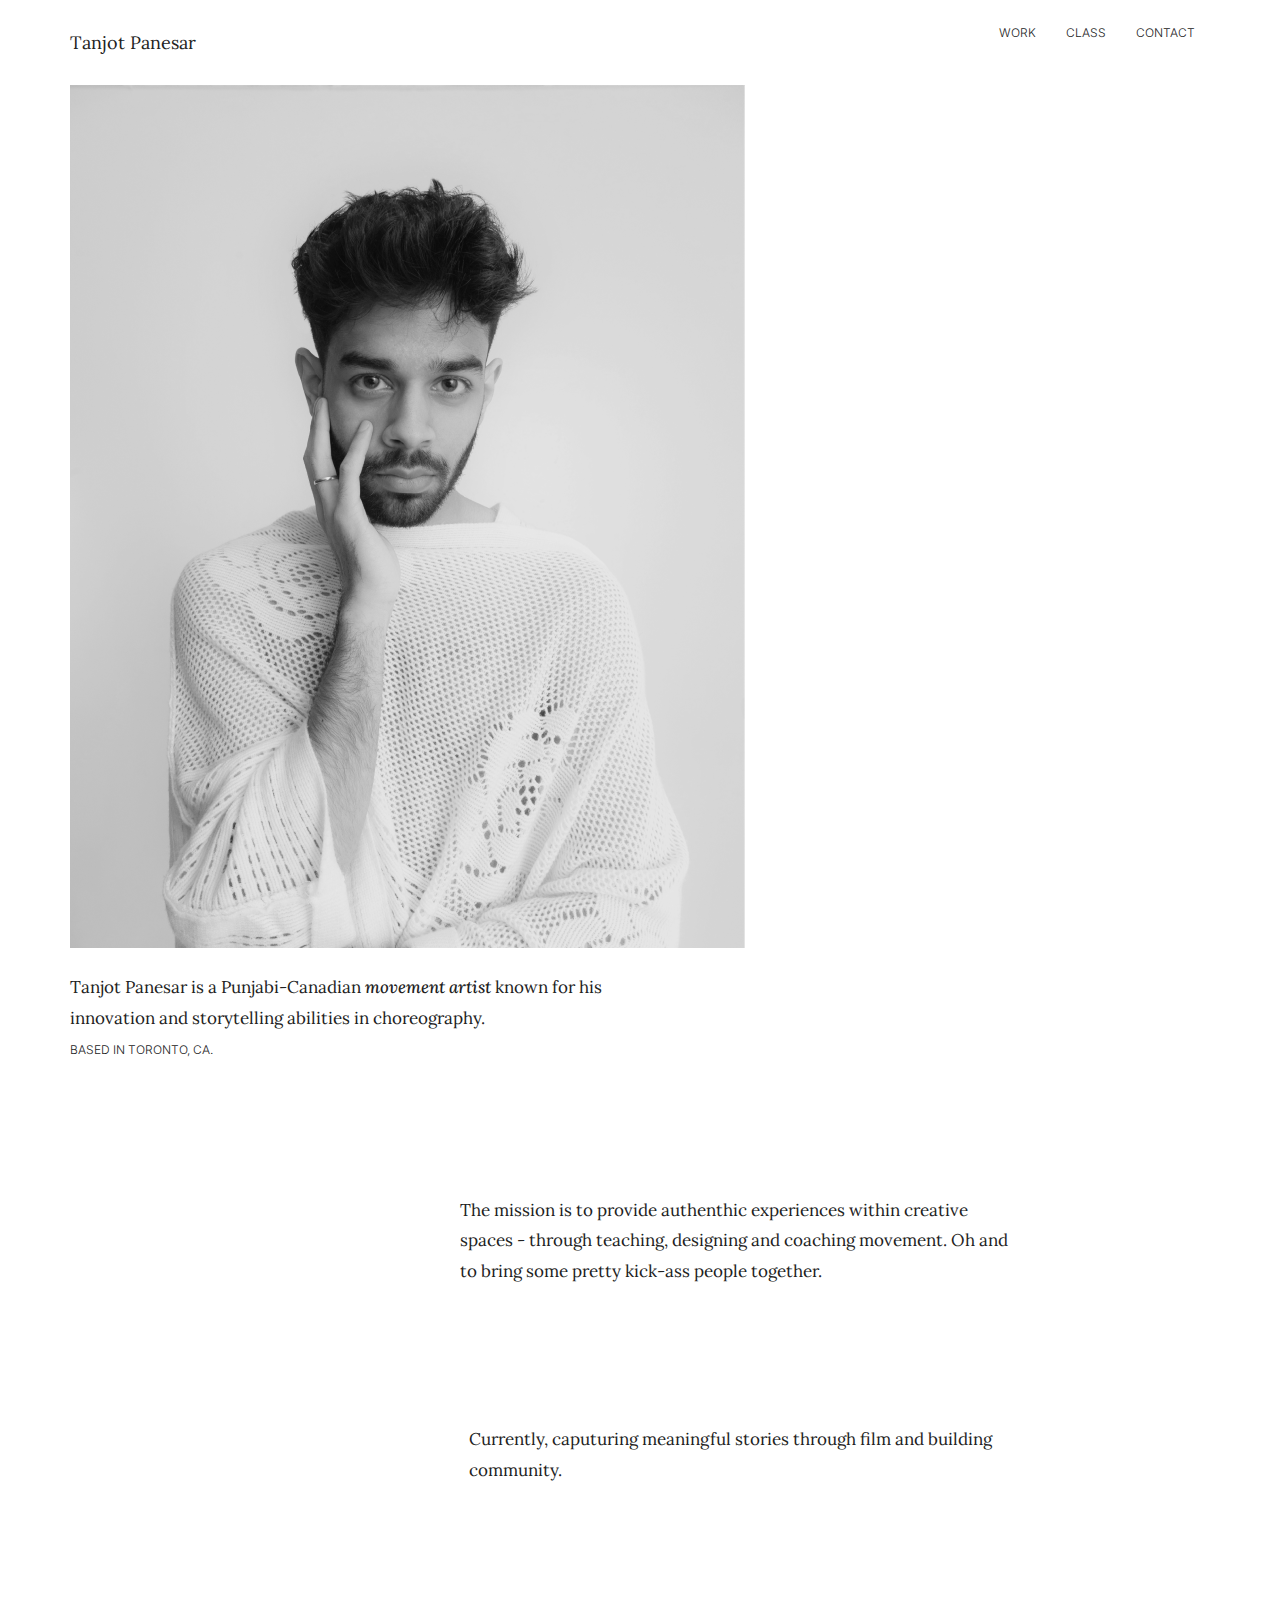
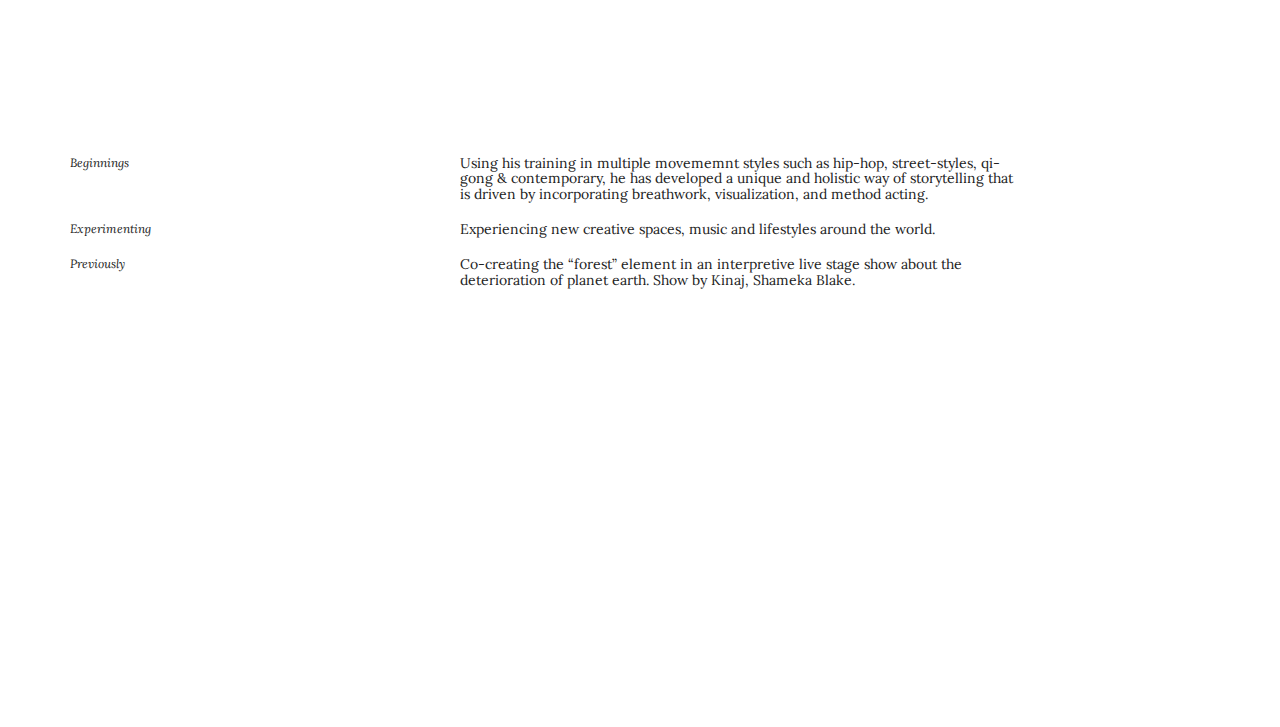
<file: index.html>
<!DOCTYPE html>
<html lang="en">

<head>

    <meta charset="utf-8">
    <meta http-equiv="X-UA-Compatible" content="IE=edge">
    <meta name="viewport" content="width=device-width, initial-scale=1">
    <meta name="description" content="">
    <meta name="author" content="">

    <title>TANJOT PANESAR</title>

    <!-- Css -->
    <link href="css/bootstrap.css" rel="stylesheet">
	<link href="css/style.css" rel="stylesheet">
	<link rel="preconnect" href="https://fonts.googleapis.com">
	<link rel="preconnect" href="https://fonts.gstatic.com" crossorigin>
	<link href="https://fonts.googleapis.com/css2?family=Lora:ital,wght@0,400;0,500;0,600;0,700;1,400;1,500;1,600;1,700&display=swap" rel="stylesheet">
	<link href="https://fonts.googleapis.com/css2?family=Inter:wght@100;200;300;400;500;600;700;800;900&display=swap" rel="stylesheet">
</head>

<body>

	<nav class="navbar navbar-default ">
		<div class="container">
			<div class="navbar-header">
				<div class="navbar-toggle collapsed" data-toggle="collapse" data-target="#main-menu">	
					<span class="bar1"></span>
					<span class="bar2"></span>
					<span class="bar3"></span>
			  </div>
			  <a href="index.html"><h4 class="title-spacing">Tanjot Panesar</h4></a>

			</div>

			<div class="collapse navbar-collapse" id="main-menu">
			   <ul class="nav navbar-nav navbar-right">
				<li><a href="work.html"><h6 class="inter-font">WORK</h6></a></li>
				<li><a href="class.html"><h6 class="inter-font">CLASS</h6></a></li>
				<li><a href="contact.html"><h6 class="inter-font">CONTACT</h6></a></li>
			  </ul>
			</div><!-- /.navbar-collapse -->
		</div><!-- /.container-fluid -->
	</nav>
  
	<div class="container">
		<img class="main-img" src="img/main/Final3468-1RT-edit -bw 1.png">
	</div>

    <!-- Intro -->
	<div class="container">
		<div class="row justify-content-start">
			<div class="heading-space-1 col-lg-6">
				<p>Tanjot Panesar is a Punjabi-Canadian <i class="bold-text">movement artist</i> known for his innovation and storytelling abilities in choreography.</p>
				<h6 class="inter-font">BASED IN TORONTO, CA.</h6>
			</div>
		</div>
	</div>

	<div class="container heading-space-3">
		<div class="row justify-content-end">
			<div class="col-md-4"></div>
			<div class="col-md-6">
				<p>
					The mission is to provide authenthic experiences within creative spaces - through teaching, designing and coaching movement. Oh and to bring some pretty kick-ass people together.
				</p>
			</div>
		</div>
	</div>

	<div class="container heading-space-2 heading-space-3">
		<div class="row justify-content-start">
			<div class="col-lg-4"></div>
			<div class="col-lg-6">
				<p>Currently, caputuring meaningful stories through film and building community.</p>
			</div>
		</div>
	</div>

	<br><br><br><br>
	<div class="container heading-space-3">
		<div class="row">
			<div class="col-lg-4"><i><h6>Beginnings</h6></i></div>
			<div class="col-lg-6"><h5>Using his training in multiple movememnt styles such as hip-hop, street-styles, qi-gong & contemporary, he has developed
				a unique and holistic way of storytelling that is driven by incorporating breathwork, visualization, and method acting.
				</h5></div>
			<div class="w-100"></div>
			<div class="col-lg-4"><i><h6>Experimenting</h6></i></div>
			<div class="col-lg-6"><h5>Experiencing new creative spaces, music and lifestyles around the world.</h5></div>
			<div class="w-100"></div>
			<div class="col-lg-4"><i><h6>Previously</h6></i></div>
			<div class="col-lg-6">
				<h5>Co-creating the “forest” element in an interpretive live stage show about the deterioration of planet earth. Show by Kinaj, Shameka Blake.</h5>
			</div>
		  </div>
	</div>

	<br><br>
	
	<a href="#page-top" class="cd-top">Top</a>
	<br><br><br><br>
	<br><br><br><br>
	<br><br><br><br>



    <!-- script -->
    <script src="js/jquery.js"></script>
    <script src="js/bootstrap.min.js"></script>
	<script src="js/modernizr.js"></script>
	<script src="js/script.js"></script>
	
	

</body>
</html>
</file>
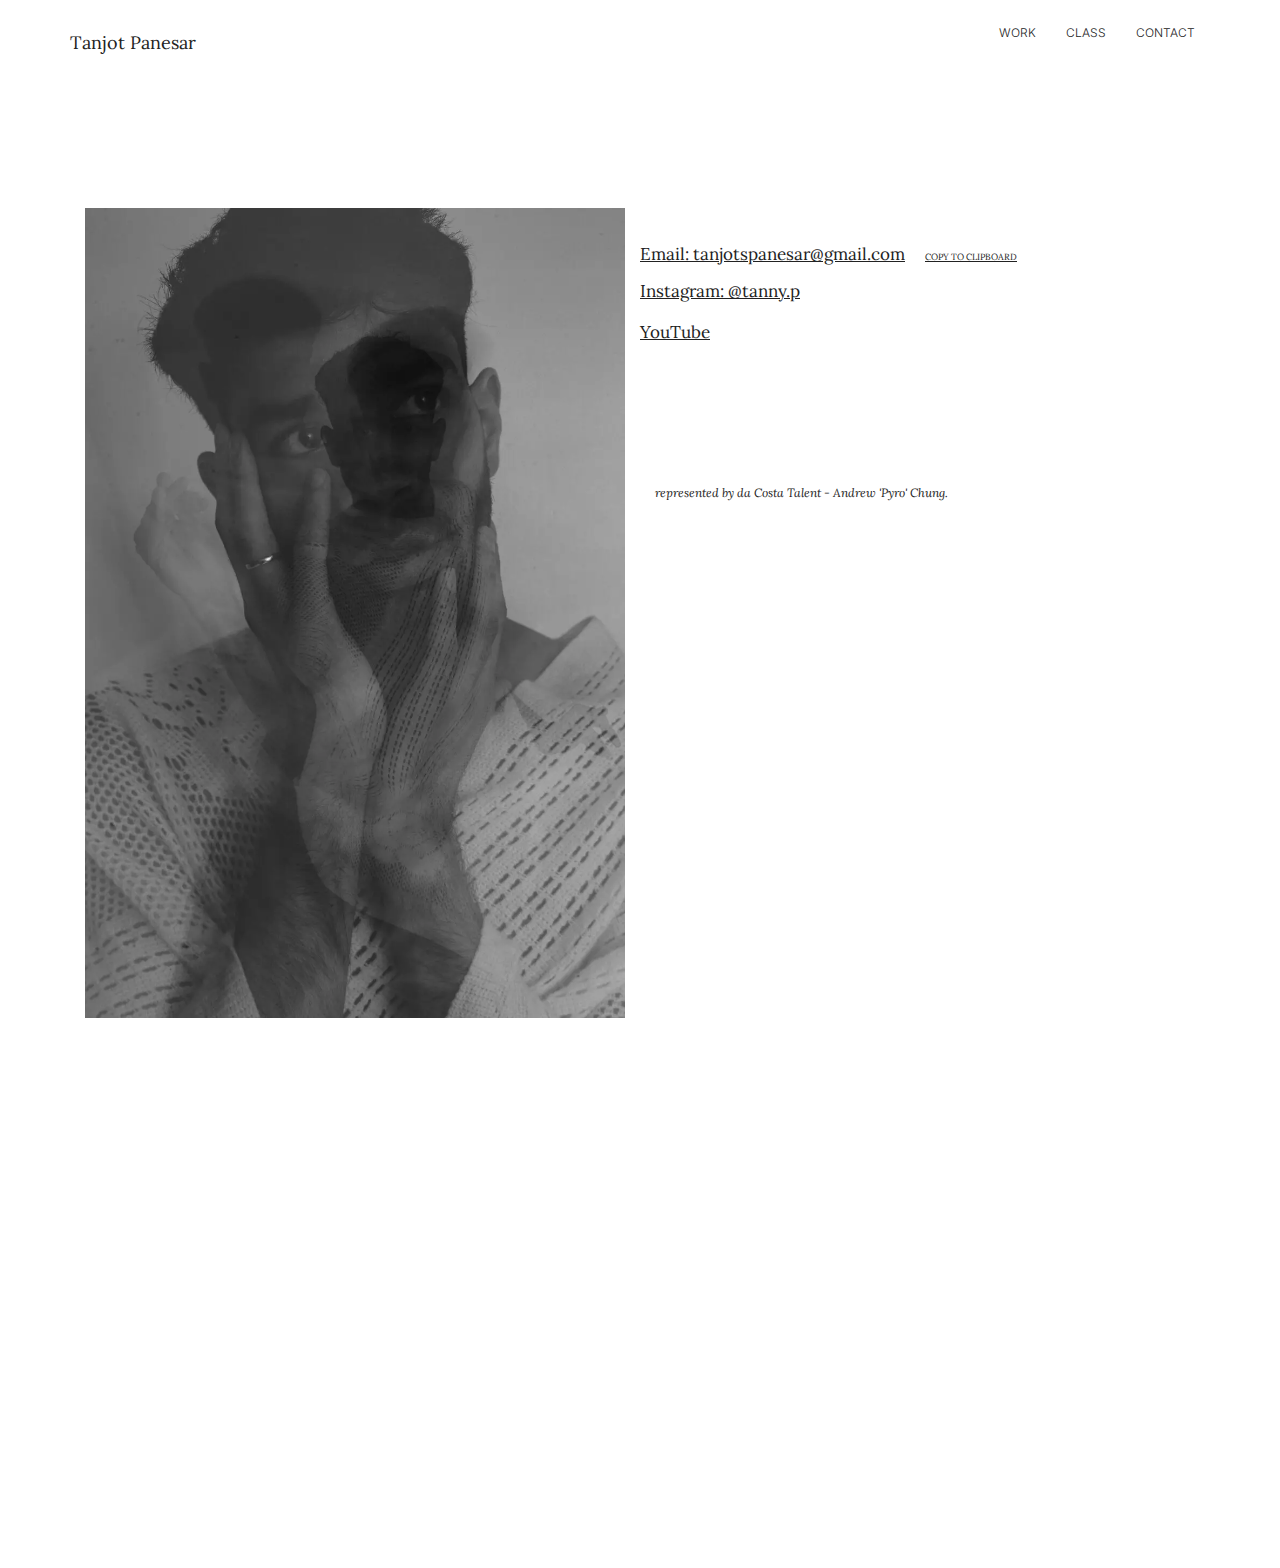
<file: contact.html>
<!DOCTYPE html>
<html lang="en">

<head>

    <meta charset="utf-8">
    <meta http-equiv="X-UA-Compatible" content="IE=edge">
    <meta name="viewport" content="width=device-width, initial-scale=1">
    <meta name="description" content="">
    <meta name="author" content="">

    <title>TANJOT PANESAR</title>

    <!-- Css -->
    <link href="css/bootstrap.css" rel="stylesheet">
	<link href="css/style.css" rel="stylesheet">
	<link rel="preconnect" href="https://fonts.googleapis.com">
	<link rel="preconnect" href="https://fonts.gstatic.com" crossorigin>
	<link href="https://fonts.googleapis.com/css2?family=Lora:ital,wght@0,400;0,500;0,600;0,700;1,400;1,500;1,600;1,700&display=swap" rel="stylesheet">
	<link href="https://fonts.googleapis.com/css2?family=Inter:wght@100;200;300;400;500;600;700;800;900&display=swap" rel="stylesheet">
</head>

<body>

	<nav class="navbar navbar-default ">
		<div class="container">
			<div class="navbar-header">
				<div class="navbar-toggle collapsed" data-toggle="collapse" data-target="#main-menu">	
					<span class="bar1"></span>
					<span class="bar2"></span>
					<span class="bar3"></span>
			  </div>
			  <a href="index.html"><h4 class="title-spacing">Tanjot Panesar</h4></a>

			</div>

			<div class="collapse navbar-collapse" id="main-menu">
			   <ul class="nav navbar-nav navbar-right">
				<li><a href="work.html"><h6 class="inter-font">WORK</h6></a></li>
				<li><a href="class.html"><h6 class="inter-font">CLASS</h6></a></li>
				<li><a href="contact.html"><h6 class="inter-font">CONTACT</h6></a></li>
			  </ul>
			</div><!-- /.navbar-collapse -->
		</div><!-- /.container-fluid -->
	</nav>
  

	<br><br><br><br>

	<div class="container">
		<div class="col-lg-6">
			<img class="main-img" src="img/main/resized.jpg">
		</div>
		<br>
		<td class="col-md-3 contactTable">
			<a class="hire-me-link-black" href="mailto:abc@gmail.com" id="a1">Email: tanjotspanesar@gmail.com</a>
			<button class="copy-email-btn" onclick="copyToC()" >COPY TO CLIPBOARD</button>
		 </td>	
		 <td class="col-md-3 contactTable">
			<a class="hire-me-link-black" target="_blank" href="https://www.instagram.com/tanny.p/"><p>Instagram: @tanny.p</p></a>
		 </td>	
		 <td class="col-md-3 contactTable">
			<a class="hire-me-link-black" target="_blank" href="https://www.youtube.com/c/TanjotPanesarsVideos/playlists"><p>YouTube</p></a>
		 </td>	
		 <div class="container heading-space-3">
			<div class="row">
				<div class="col-lg-4"><i><h6>represented by da Costa Talent - Andrew 'Pyro' Chung.</h6></i></div>
				<div class="col-lg-6"><h5></h5></div>
			</div>
		</div>
	</div>

	

	<br><br><br><br>
	

	<br><br>
	
	<a href="#page-top" class="cd-top">Top</a>
	<br><br><br><br>
	<br><br><br><br>
	<br><br><br><br>



    <!-- script -->
    <script src="js/jquery.js"></script>
    <script src="js/bootstrap.min.js"></script>
	<script src="js/modernizr.js"></script>
	<script src="js/script.js"></script>
	
	<script src="https://cdnjs.cloudflare.com/ajax/libs/jquery/3.3.1/jquery.min.js"></script>

	

</body>
</html>
</file>
<file: css/style.css>
@import url(https://fonts.googleapis.com/css?family=Playfair+Display);
@import url(https://fonts.googleapis.com/css?family=Open+Sans:400,300);
@import url(https://fonts.googleapis.com/css2?family=Inter:wght@100;200;300;400;500;600;700;800;900&display=swap);
@import url(https://fonts.googleapis.com/css2?family=Inter:wght@100;200;300;400;500;600;700;800;900&display=swap);

body {
    padding-top: 20px;
	  color: #222;
    font-family: 'Lora', serif;
    font-size: 17px;
    line-height: 1.8 !important;
}

html {
	overflow-x:hidden;
}

h1,h2,h3,h4,h5,h6 {
  font-family: 'Lora', serif;
	font-weight:200;
	color: #222;
}

.bold-text {
  font-weight:500;
}
.copy-email-btn{
  font-size: xx-small;
  background-color: transparent;
  border-color: transparent;
  margin: 8px;
  color: #222;
  text-decoration: underline;

}
.copy-email-btn:hover{
  font-size: xx-small;
  background-color: transparent;
  border-color: transparent;
  margin: 8px;
  color: #403d40;
  text-decoration: underline;

}

.work-img{
  width: 200px;
  max-width: 100%;
  height: auto;
}

.main-img{
  max-width: 100%;
  height: auto;
}


p{
  font-family: 'Lora', serif;
	font-weight:300;
}

.hire-me-link {
  text-decoration: underline;
  color:#555;
}
.hire-me-link:hover {
  text-decoration: underline;
  color: #a5a5a5;
}

.hire-me-link-black {
  text-decoration: underline;
  color:black;
}
.hire-me-link-black:hover {
  text-decoration: underline;
  color: #a5a5a5;
}

.heading-space-1 {
  margin-top: 24px;
}

.heading-space-2 {
  margin-left: 64px;
}

.heading-space-3 {
  margin-top: 128px;
}

.title-spacing {
  margin-top: 32px;
}

.inter-font {
  font-family: 'Inter', sans-serif;
	font-weight:300;
}

.video-container {
  position: relative;
  width: 100%;
  height: 0;
  padding-bottom: 56.25%;
}
.video {
  position: absolute;
  top: 0;
  left: 0;
  width: 100%;
  height: 100%;
}

section {
	padding-top:85px;
	padding-bottom:85px;
}

.no-gutter > [class*='col-'] {
    padding-right:0;
    padding-left:0;
}

a,a:link {
	color: #222;
}

a:hover,a:focus {
	color: #222;
}

/*--------------------------------------------------------------
# Video
--------------------------------------------------------------*/
.carousel {
  margin-left: 15%;
  margin-right: 15%;
}

ul.slides {
  display: block;
  position: relative;
  height: 600px;
  margin: 0;
  padding: 0;
  overflow: hidden;
  list-style: none;
}

.slides * {
  user-select: none;
  -ms-user-select: none;
  -moz-user-select: none;
  -khtml-user-select: none;
  -webkit-user-select: none;
  -webkit-touch-callout: none;
}

ul.slides input {
  display: none; 
}

.slide-container { 
  display: block; 
}

.slide-image {
  display: block;
  position: absolute;
  width: 100%;
  height: 100%;
  top: 0;
  opacity: 0;
  transition: all .7s ease-in-out;
}   

.slide-image img {
  width: auto;
  min-width: 100%;
  height: 100%;
}

.carousel-controls {
  position: absolute;
  top: 0;
  left: 0;
  right: 0;
  z-index: 999;
  font-size: 64px;
  line-height: 600px;
  color: #fff;
}

.carousel-controls label {
  display: none;
  position: absolute;
  padding: 0 20px;
  opacity: 0;
  transition: opacity .2s;
  cursor: pointer;
}

.slide-image:hover + .carousel-controls label{
  opacity: 0.5;
}

.carousel-controls label {
  opacity: 1;
}

.carousel-controls .prev-slide {
  width: 8%;
  text-align: left;
  left: 0;
}

.carousel-controls .next-slide {
  width: 8%;
  text-align: right;
  right: 0; 
}

.carousel-dots {
  position: absolute;
  left: 0;
  right: 0;
  bottom: 20px;
  z-index: 999;
  text-align: center;
}

.carousel-dots .carousel-dot {
  display: inline-block;
  width: 10px;
  height: 10px;
  border-radius: 50%;
  background-color: #fff;
  opacity: 0.5;
  margin: 10px;
}

input:checked + .slide-container .slide-image {
  opacity: 1;
  transform: scale(1);
  transition: opacity 1s ease-in-out;
}

input:checked + .slide-container .carousel-controls label {
   display: block; 
}

input#img-1:checked ~ .carousel-dots label#img-dot-1,
input#img-2:checked ~ .carousel-dots label#img-dot-2,
input#img-3:checked ~ .carousel-dots label#img-dot-3,
input#img-4:checked ~ .carousel-dots label#img-dot-4,
input#img-5:checked ~ .carousel-dots label#img-dot-5,
input#img-6:checked ~ .carousel-dots label#img-dot-6 {
opacity: 1;
}


input:checked + .slide-container .nav label { display: block; }


/*--------------------------------------------------------------
# Testimonials
--------------------------------------------------------------*/
input[type=radio] {
  display: none;
}

.card {
  position: absolute;
  width: 100%;
  height: 100%;
  left: 0;
  right: 0;
  margin: auto;
  transition: transform .4s ease;
  cursor: pointer;
  padding: 8px;
}

.containerz {
  width: 100%;
  max-width: 800px;
  max-height: 600px;
  height: 100%;
  transform-style: preserve-3d;
  display: flex;
  justify-content: center;
  flex-direction: column;
  align-items: center;
}

.cards {
  position: relative;
  width: 100%;
  height: 100%;
  margin-bottom: 20px;
}

.imgz {
  width: 100%;
  height: 100%;
  border-radius: 10px;
  object-fit: cover;
}

#item-1:checked ~ .cards #song-3, #item-2:checked ~ .cards #song-1, #item-3:checked ~ .cards #song-2 {
  transform: translatex(-40%) scale(.8);
  opacity: .4;
  z-index: 0;
}

#item-1:checked ~ .cards #song-2, #item-2:checked ~ .cards #song-3, #item-3:checked ~ .cards #song-1 {
  transform: translatex(40%) scale(.8);
  opacity: .4;
  z-index: 0;
}

#item-1:checked ~ .cards #song-1, #item-2:checked ~ .cards #song-2, #item-3:checked ~ .cards #song-3 {
  transform: translatex(0) scale(1);
  opacity: 1;
  z-index: 1;
  
  img {
    box-shadow: 0px 0px 5px 0px rgba(81, 81, 81, 0.47);
  }
}

.player {
  background-color: #fff;
  border-radius: 8px;
  min-width: 320px;
  padding: 16px 10px;
}

.upper-part {
  position: relative;
  display: flex;
  align-items: center;
  margin-bottom: 12px;
  height: 36px;
  overflow: hidden;
}

.play-icon{ margin-right: 10px; }

.song-info {
  width: calc(100% - 32px);
  display: block;
}

.song-info .title {
  color: #403d40;
  font-size: 14px;
  line-height: 24px;
}

.sub-line {
  display: flex;
  justify-content: space-between;
  width: 100%;
}

.subtitle, .time {
  font-size: 12px;
  line-height: 16px;
  color: #c6c5c6;
}

.time {
  font-size: 12px;
  line-height: 16px;
  color: #a5a5a5;
  font-weight: 500;
  margin-left: auto;
}

.progress-bar {
  height: 3px;
  width: 100%;
  background-color: #e9efff;
  border-radius: 2px;
  overflow: hidden;
}

.progress {
  display: block;
  position: relative;
  width: 60%;
  height: 100%;
  background-color: #2992dc;
  border-radius: 6px;
}

.info-area {
  width: 100%;
  position: absolute;
  top: 0;
  left: 30px;
  transition: transform .4s ease-in;
}

#item-2:checked ~ .player #test {
  transform: translateY(0);
}

#item-2:checked ~ .player #test  {
  transform: translateY(-40px);
}

#item-3:checked ~ .player #test  {
  transform: translateY(-80px);
}

/* Navbar */

.navbar-fixed-top .nav {
    padding: 15px 0;
}

.navbar-fixed-top .navbar-brand {
    padding: 0 15px;
}

.navbar-brand img{
	max-height:50px;
}

.navbar > .container .navbar-brand, .navbar > .container-fluid .navbar-brand {
    margin-left: 0px;
}

@media(min-width:768px) {
    body {
        padding-top: 0px; /* Required padding for .navbar-fixed-top. Change if height of navigation changes. */
    }

    .navbar-fixed-top .navbar-brand {
        padding: 0px;
    }
}

.navbar-default {
    background-color: #fff;
    border-color: #fff;
}

.navbar-default .navbar-nav > .active > a, .navbar-default .navbar-nav > .active > a:focus, .navbar-default .navbar-nav > .active > a:hover {
    background-color: #fff;
    color: #222;
}

.navbar-default .navbar-nav > li > a {
    color: #222;
}

.navbar-default .navbar-nav > li > a:hover {
    color: #555;
}


/* Toggle Animation */

.navbar-toggle * {
	-ms-transition: all 0.4s ease;
  -webkit-transition: all 0.4s ease;
	-moz-transition: all 0.4s ease;
	-o-transition: all 0.4s ease;
	transition: all 0.4s ease;
}
.navbar-toggle {
    border: medium none;
    border-radius: 0;
    color: #fff;
    cursor: pointer;
    height: 50px;
    padding: 16px;
    width: 50px;
    float: right;
	margin-top:0px;
	margin-bottom:0px;
}

.navbar-default .navbar-toggle:hover,
.navbar-default .navbar-toggle:focus {
  background-color: #fff;
}

.navbar-default .navbar-toggle, .navbar-default .navbar-collapse, .navbar-default .navbar-form {
    border-color: #fff;
}

.navbar-toggle span {
	width: 25px;
	height: 3px;
	margin-bottom: 5px;
	background-color: #222;
	display: block;
}
.navbar-toggle span.bar1 {
	-ms-transform: rotate(45deg);
	-webkit-transform: rotate(45deg);
  -moz-transform: rotate(45deg);
  -o-transform: rotate(45deg);
  transform: rotate(45deg);
	-ms-transform-origin: 1px 3px;
	-webkit-transform-origin: 1px 3px;
  -moz-transform-origin: 1px 3px;
  -o-transform-origin: 1px 3px;
	transform-origin: 1px 3px;
	width: 31px;
}
.navbar-toggle span.bar2 {
	-ms-transform: rotate(-360deg) scale(0);
	-webkit-transform: rotate(-360deg) scale(0);
  -moz-transform: rotate(-360deg) scale(0);
  -o-transform: rotate(-360deg) scale(0);
	transform: rotate(-360deg) scale(0);
}

.navbar-toggle span.bar3 {
	-ms-transform: rotate(-45deg);
	-webkit-transform: rotate(-45deg);
	transform: rotate(-45deg);
	-ms-transform-origin:8px 2px;
	-webkit-transform-origin: 8px 2px;
	transform-origin: 8px 2px;
	width: 31px;
}
.navbar-toggle.collapsed span.bar1,
.navbar-toggle.collapsed span.bar2,
.navbar-toggle.collapsed span.bar3,
.navbar-toggle.collapsed span.bar4 {
	-ms-transform: none;
	-webkit-transform: none;
	transform: none;
	width: 30px;
}


/* Intro */

.intro {
	font-size:22px;
	padding-top:60px;
	padding-bottom:25px;
}



/* About */


.big-letter p:first-child:first-letter { 
	float: left; 
	color: #222; 
	font-size: 8em;  
	line-height: 0.8em; 
	text-transform: uppercase; 
	padding-top: 0px;  
	padding-right: 0.1em; 
	padding-left: –0.03em;	
}

/* Firefox Fix */

@-moz-document url-prefix() {
    .big-letter p:first-child:first-letter {
        padding-top: 0.08em;  
    }
}



/* Carousel */

.carousel-control.left {
  background-image: none;
  filter: none;
}
.carousel-control.right {
  background-image: none;
  filter: none;
}



/* Gallery */


/* Hover Effect */

.hovereffect a:link,.hovereffect a:hover,.hovereffect a:focus,.hovereffect a:visited {
	color:#fff;
}

.hovereffect {
  width: 100%;
  height: 100%;
  float: left;
  overflow: hidden;
  position: relative;
  text-align: left;
  background: #cccccc;
  cursor:pointer;
}

.hovereffect .overlay {
  width: 100%;
  height: 100%;
  position: absolute;
  overflow: hidden;
  top: 0;
  left: 0;
  padding: 50px 20px;
  cursor:pointer;
}

.hovereffect a, .hovereffect p,.hovereffect h2 {
  color: #fff;
  text-decoration:none;
  opacity: 0;
  filter: alpha(opacity=0);
  -webkit-transition: opacity 0.35s, -webkit-transform 0.35s;
  transition: opacity 0.35s, transform 0.35s;
  -webkit-transform: translate3d(100%,0,0);
  transform: translate3d(100%,0,0);
}

.hovereffect:hover a, .hovereffect:hover p, .hovereffect:hover h2 {
  color:#fff;
  text-decoration:none;
  opacity: 1;
  letter-spacing:1px;
  filter: alpha(opacity=100);
  -webkit-transform: translate3d(0,0,0);
  transform: translate3d(0,0,0);
}

@media (max-width: 992px) {
	.hovereffect{
		margin-bottom: 25px;
	}

  .cards {
    position: relative;
    max-width: 50%;
    height: auto;
    margin-bottom: 20px;
  }

  .work-img{
    width: 200px;
    max-width: 100%;
    height: auto;
  }

  .main-img{
    max-width: 100%;
    height: auto;
  }

  .title-spacing {
    margin-top: 32px;
    margin-left: 16px;
  }
  h3 {
    font-size: medium;
  }
  .video-container {
    position: relative;
    width: 100%;
    height: 0;
    padding-bottom: 52.25%;
  }
  .video {
    position: absolute;
    top: 0;
    left: 0;
    width: 100%;
    height: 100%;
  }
  .carousel-controls {
    position: absolute;
    top: 0;
    left: 0;
    right: 0;
    z-index: 999;
    font-size: 24px;
    line-height: 600px;
    color: #fff;
  }
  
  .carousel-controls label {
    display: none;
    position: absolute;
    padding: 0 20px;
    opacity: 0;
    transition: opacity .2s;
    cursor: pointer;
  }

  .card {
    position: relative;
    display:inline-block;
    width: 100%;
    height: 100%;
    left: 0;
    right: 0;
    margin: auto;
    transition: transform .4s ease;
    padding: 4px;
  }
}

.hovereffect img {
  display: block;
  position: relative;
  max-width: none;
  width: calc(100% + 20px);
  -webkit-transition: opacity 0.35s, -webkit-transform 0.35s;
  transition: opacity 0.35s, transform 0.35s;
  -webkit-transform: translate3d(-10px,0,0);
  transform: translate3d(-10px,0,0);
  -webkit-backface-visibility: hidden;
  backface-visibility: hidden;
  cursor:pointer;
}

.hovereffect:hover img {
  opacity: 0.4;
  filter: alpha(opacity=40);
  -webkit-transform: translate3d(0,0,0);
  transform: translate3d(0,0,0);
}

.hovereffect .photo-1, 
.hovereffect .photo-2, 
.hovereffect .photo-3,
.hovereffect .photo-4,
.hovereffect .photo-5,
.hovereffect .photo-6{
  display: block;
  position: relative;
  max-width: none;
  width: calc(100% + 20px);
  -webkit-transition: opacity 0.35s, -webkit-transform 0.35s;
  transition: opacity 0.35s, transform 0.35s;
  -webkit-transform: translate3d(-10px,0,0);
  transform: translate3d(-10px,0,0);
  -webkit-backface-visibility: hidden;
  backface-visibility: hidden;
}

.hovereffect:hover .photo-1,
.hovereffect:hover .photo-2,
.hovereffect:hover .photo-3,
.hovereffect:hover .photo-4,
.hovereffect:hover .photo-5,
.hovereffect:hover .photo-6{
  opacity: 0.4;
  filter: alpha(opacity=40);
  -webkit-transform: translate3d(0,0,0);
  transform: translate3d(0,0,0);
}

.photo-1,.photo-2,.photo-3,.photo-4,.photo-5,.photo-6{
	background-size:cover;
	height:100vh;
	width:100%;
	background-position:center;
}

/* Thumbnail Images*/

.photo-1 {background-image: url('../img/1.jpg');}
.photo-2 {background-image: url('../img/2.jpg');}
.photo-3 {background-image: url('../img/3.jpg');}
.photo-4 {background-image: url('../img/4.jpg');}
.photo-5 {background-image: url('../img/5.jpg');}
.photo-6 {background-image: url('../img/6.jpg');}

/* Modal Box */

.modal-dialog {
    margin: 0px auto;
    position: fixed;
    top: 0;
	left:0;
    width: 100%;
}

.modal-body {
    padding: 0px;
}

.modal-content {
    background-color: transparent;
    border: none;
    border-radius: 0px;
    box-shadow: none;
}

/* Carousel Control*/

.close {
    color: #fff;
    font-size: 50px;
    font-weight: lighter;
    opacity: 1;
    position: fixed;
    right: 30px;
    text-shadow: none;
    top: 10px;
    z-index: 2147483647;
}

.close:hover, .close:focus {
    color: #f7f7f7;
}

.carousel-control.left, .carousel-control.right  {
    background-image: none;
	height: 100vh;
}

.carousel-control {
    text-shadow: none;
	width: 9%;
}

.modal-open .modal {
    top: 0;
    position: fixed!important;
}


/* Thumbnail */

.thumbnail {
    background-color: transparent;
    border: 0px solid #ddd;
    border-radius: 0px;
    display: block;
    line-height: 1.42857;
    margin-bottom: 0px;
    padding: 10px;
    transition: border 0.2s ease-in-out 0s;
}

@media (max-width: 992px) {
	.thumbnail {
		padding: 0px 10px;
	}
}


.img-responsive, .thumbnail > img, .thumbnail a > img, .carousel-inner > .item > img, .carousel-inner > .item > a > img {
    height: 100vh;
    max-width: none;
	width: 100%;
	object-fit: cover;
}


/* Press */

.press p {
	line-height:1.7em;
}

.press a:link {
	text-decoration:underline;
}

.press h4 {
	padding-top:20px;
	font-weight:bold;
	letter-spacing:1px;
}



/* Brand */

.logo-list img {
	width:100%;
	height:auto;
	opacity:0.8;
}

.logo-list li {
	padding-bottom:1%;
}

.logo-list li a:hover, 
.logo-list li a:focus {
  opacity: 0.6;
  transition:  opacity 0.2s ease;
  display: block; }
}


/* Footer */

footer {
	padding-bottom:85px;
}

footer p {
  font-family: 'Lora', serif;
	font-weight:200;
	font-size:0.7em;
	text-transform:uppercase;
}




.cd-top {
  display: inline-block;
  height: 40px;
  width: 40px;
  position: fixed;
  bottom: 40px;
  right: 10px;
  /* image replacement properties */
  overflow: hidden;
  text-indent: 100%;
  white-space: nowrap;
  background: url(../img/arrow-up.png) no-repeat center 50%;
  background-size:cover;
  visibility: hidden;
  opacity: 0;
  -webkit-transition: opacity .3s 0s, visibility 0s .3s;
  -moz-transition: opacity .3s 0s, visibility 0s .3s;
  transition: opacity .3s 0s, visibility 0s .3s;
}
.cd-top.cd-is-visible, .cd-top.cd-fade-out, .no-touch .cd-top:hover {
  -webkit-transition: opacity .3s 0s, visibility 0s 0s;
  -moz-transition: opacity .3s 0s, visibility 0s 0s;
  transition: opacity .3s 0s, visibility 0s 0s;
}
.cd-top.cd-is-visible {
  /* the button becomes visible */
  visibility: visible;
  opacity: 1;
}
.cd-top.cd-fade-out {
  /* if the user keeps scrolling down, the button is out of focus and becomes less visible */
  opacity: .5;
}
.no-touch .cd-top:hover {
  background-color: transparent;
  opacity: 1;
}
@media only screen and (min-width: 768px) {
  .cd-top {
    right: 20px;
    bottom: 20px;
  }
}
@media only screen and (min-width: 1024px) {
  .cd-top {
    height: 60px;
    width: 60px;
    right: 30px;
    bottom: 30px;
  }
}
</file>
